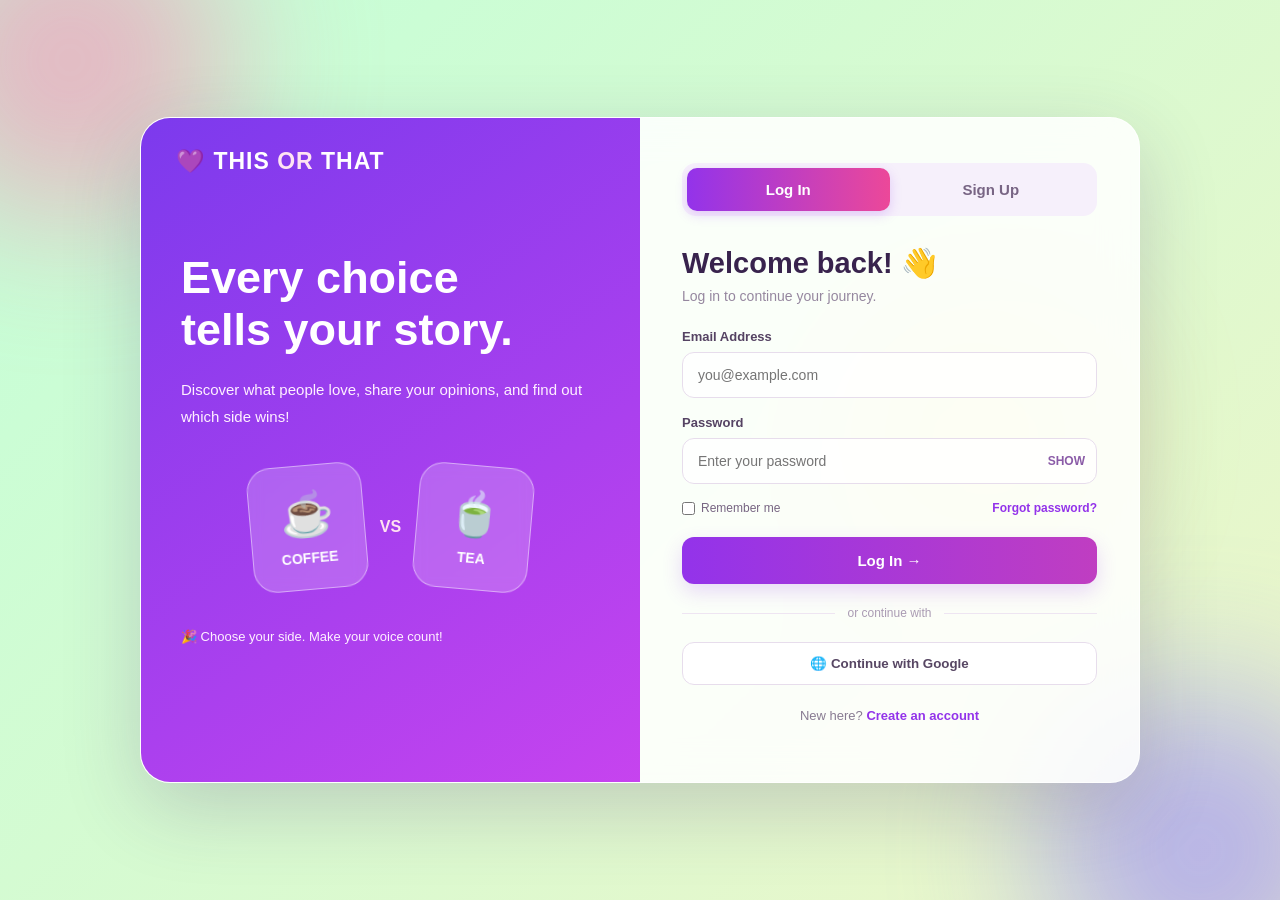
<file: login.html>
<!DOCTYPE html>
<html lang="en">
<head>
<meta charset="UTF-8">
<meta name="viewport" content="width=device-width, initial-scale=1.0">
<title>This or That | Login & Sign Up</title>

<style>
* {
    margin: 0;
    padding: 0;
    box-sizing: border-box;
}

:root {
    --primary: #9333ea;
    --secondary: #ec4899;
    --text: #38234d;
}

body {
    font-family: "Segoe UI", Arial, sans-serif;
    min-height: 100vh;
    display: flex;
    justify-content: center;
    align-items: center;
    padding: 25px;
    color: var(--text);
    overflow-x: hidden;
    position: relative;
    isolation: isolate;

    background: linear-gradient(
        -45deg,
        #fbc2eb,
        #a6c1ee,
        #fdf2c4,
        #c2ffd8
    );
    background-size: 400% 400%;
    animation: backgroundShift 14s ease infinite;
    transition: background 1s ease;
}

@keyframes backgroundShift {
    0%   { background-position: 0% 50%; }
    25%  { background-position: 100% 50%; }
    50%  { background-position: 100% 100%; }
    75%  { background-position: 0% 100%; }
    100% { background-position: 0% 50%; }
}

/* Floating colourful splashes */
.splash {
    position: fixed;
    width: 320px;
    height: 320px;
    border-radius: 50%;
    filter: blur(75px);
    opacity: 0.55;
    z-index: -1;
    pointer-events: none;
    animation: floatSplash 10s ease-in-out infinite alternate;
}

.splash-one {
    background: #ff7eb3;
    top: -100px;
    left: -90px;
}

.splash-two {
    background: #8b7bff;
    bottom: -110px;
    right: -80px;
    animation-delay: -4s;
}

.splash-three {
    width: 230px;
    height: 230px;
    background: #ffe66d;
    top: 35%;
    right: 15%;
    animation-delay: -6s;
}

@keyframes floatSplash {
    from {
        transform: translate(0, 0) scale(0.9);
    }
    to {
        transform: translate(90px, 80px) scale(1.25);
    }
}

/* Birthday-style card */
.container {
    width: 100%;
    max-width: 1000px;
    min-height: 590px;
    display: grid;
    grid-template-columns: 1fr 1fr;
    background: rgba(255, 255, 255, 0.87);
    backdrop-filter: blur(18px);
    border: 1px solid rgba(255, 255, 255, 0.8);
    border-radius: 30px;
    overflow: hidden;
    box-shadow: 0 25px 80px rgba(70, 35, 110, 0.2);
    animation: birthdayPop 0.9s cubic-bezier(.2, 1.4, .5, 1) both;
    position: relative;
}

@keyframes birthdayPop {
    0% {
        opacity: 0;
        transform: scale(0.65) rotate(-4deg);
    }
    70% {
        opacity: 1;
        transform: scale(1.03) rotate(1deg);
    }
    100% {
        transform: scale(1) rotate(0);
    }
}

/* Decorative party confetti */
.confetti {
    position: fixed;
    top: -20px;
    width: 9px;
    height: 15px;
    z-index: 5;
    pointer-events: none;
    opacity: 0.8;
    animation: confettiFall linear infinite;
}

@keyframes confettiFall {
    0% {
        transform: translateY(-20px) rotate(0deg);
    }
    100% {
        transform: translateY(110vh) rotate(720deg);
    }
}

/* Left welcome panel */
.welcome {
    padding: 50px 40px;
    color: white;
    display: flex;
    flex-direction: column;
    justify-content: center;
    background: linear-gradient(145deg, #7c3aed, #d946ef, #fb7185);
    background-size: 250% 250%;
    animation: panelShift 9s ease infinite alternate;
    position: relative;
    overflow: hidden;
}

@keyframes panelShift {
    from { background-position: 0% 0%; }
    to { background-position: 100% 100%; }
}

.brand {
    position: absolute;
    top: 30px;
    left: 35px;
    font-size: 23px;
    font-weight: 800;
    letter-spacing: 1px;
}

.brand span {
    color: #ffe4f2;
}

.welcome-content {
    position: relative;
    z-index: 1;
}

.welcome h1 {
    font-size: clamp(32px, 4vw, 45px);
    line-height: 1.15;
    margin-bottom: 20px;
}

.welcome p {
    font-size: 15px;
    line-height: 1.8;
    color: #fff0ff;
}

.choice-art {
    display: flex;
    align-items: center;
    justify-content: center;
    gap: 15px;
    margin: 35px 0;
}

.choice {
    width: 115px;
    height: 125px;
    background: rgba(255, 255, 255, 0.19);
    border: 1px solid rgba(255, 255, 255, 0.45);
    border-radius: 24px;
    display: flex;
    flex-direction: column;
    justify-content: center;
    align-items: center;
    gap: 10px;
    backdrop-filter: blur(8px);
    transform: rotate(-5deg);
    transition: transform 0.3s;
}

.choice:last-child {
    transform: rotate(5deg);
}

.choice:hover {
    transform: translateY(-8px) rotate(0);
}

.choice span {
    font-size: 43px;
}

.choice strong {
    font-size: 14px;
}

.vs {
    font-weight: 900;
    color: #ffe1f1;
    font-size: 16px;
}

.bottom-note {
    font-size: 13px !important;
    margin-top: 20px;
}

/* Right form */
.form-section {
    padding: 45px 42px;
    display: flex;
    flex-direction: column;
    justify-content: center;
}

.tabs {
    display: flex;
    padding: 5px;
    background: #f6f0fb;
    border-radius: 14px;
    margin-bottom: 30px;
}

.tabs button {
    width: 50%;
    padding: 13px;
    border: none;
    border-radius: 10px;
    background: transparent;
    color: #786584;
    font-size: 15px;
    font-weight: bold;
    cursor: pointer;
}

.tabs button.active {
    color: white;
    background: linear-gradient(90deg, var(--primary), var(--secondary));
    box-shadow: 0 4px 12px #9333ea35;
}

.form-section h2 {
    font-size: 29px;
    margin-bottom: 8px;
}

.subtitle {
    font-size: 14px;
    color: #95879f;
    margin-bottom: 25px;
}

.field {
    margin-bottom: 17px;
}

.field label {
    display: block;
    font-size: 13px;
    font-weight: 700;
    margin-bottom: 8px;
    color: #554363;
}

.field input {
    width: 100%;
    padding: 14px 15px;
    border: 1px solid #e7ddec;
    border-radius: 12px;
    outline: none;
    background: rgba(255, 255, 255, 0.8);
    font-size: 14px;
    transition: 0.3s;
}

.field input:focus {
    border-color: var(--primary);
    box-shadow: 0 0 0 3px #a855f71c;
}

.password-wrap {
    position: relative;
}

.password-wrap input {
    padding-right: 55px;
}

.toggle-password {
    position: absolute;
    right: 12px;
    top: 50%;
    transform: translateY(-50%);
    border: none;
    background: none;
    cursor: pointer;
    color: #8b5ca7;
    font-size: 12px;
    font-weight: bold;
}

.form-options {
    display: flex;
    justify-content: space-between;
    align-items: center;
    gap: 10px;
    font-size: 12px;
    margin: 3px 0 22px;
    color: #776582;
}

.remember {
    display: flex;
    align-items: center;
    gap: 6px;
}

.form-options a,
.switch-text a {
    color: var(--primary);
    text-decoration: none;
    font-weight: bold;
}

.submit-btn {
    width: 100%;
    padding: 15px;
    border: none;
    border-radius: 12px;
    color: white;
    background: linear-gradient(90deg, var(--primary), var(--secondary));
    background-size: 200% 100%;
    font-size: 15px;
    font-weight: bold;
    cursor: pointer;
    box-shadow: 0 8px 20px #9333ea30;
    transition: 0.3s;
}

.submit-btn:hover {
    transform: translateY(-2px);
    background-position: 100% 0;
}

.divider {
    display: flex;
    align-items: center;
    gap: 12px;
    margin: 22px 0;
    color: #aa9bb3;
    font-size: 12px;
}

.divider::before,
.divider::after {
    content: "";
    height: 1px;
    flex: 1;
    background: #eee5f2;
}

.google-btn {
    width: 100%;
    padding: 13px;
    border: 1px solid #e7ddec;
    background: white;
    border-radius: 12px;
    font-weight: bold;
    color: #574663;
    cursor: pointer;
}

.google-btn:hover {
    background: #faf6ff;
}

.switch-text {
    text-align: center;
    margin-top: 23px;
    font-size: 13px;
    color: #887b92;
}

.hidden {
    display: none !important;
}

.message {
    font-size: 13px;
    margin-top: 14px;
    text-align: center;
    color: var(--primary);
    line-height: 1.5;
}

/* Mobile view */
@media (max-width: 720px) {
    body {
        padding: 15px;
    }

    .container {
        grid-template-columns: 1fr;
        max-width: 430px;
    }

    .welcome {
        padding: 75px 25px 25px;
        text-align: center;
    }

    .brand {
        top: 23px;
        left: 25px;
    }

    .welcome h1 {
        font-size: 31px;
    }

    .choice-art {
        margin: 22px 0 10px;
    }

    .choice {
        width: 90px;
        height: 95px;
    }

    .choice span {
        font-size: 32px;
    }

    .bottom-note {
        display: none;
    }

    .form-section {
        padding: 30px 23px;
    }
}

@media (prefers-reduced-motion: reduce) {
    *, *::before, *::after {
        animation-duration: 0.01ms !important;
        animation-iteration-count: 1 !important;
        scroll-behavior: auto !important;
    }
}
</style>
</head>

<body>

<div class="splash splash-one"></div>
<div class="splash splash-two"></div>
<div class="splash splash-three"></div>

<div class="container">

    <section class="welcome">
        <div class="brand">💜 THIS <span>OR</span> THAT</div>

        <div class="welcome-content">
            <h1>Every choice<br>tells your story.</h1>

            <p>
                Discover what people love, share your opinions,
                and find out which side wins!
            </p>

            <div class="choice-art">
                <div class="choice">
                    <span>☕</span>
                    <strong>COFFEE</strong>
                </div>

                <div class="vs">VS</div>

                <div class="choice">
                    <span>🍵</span>
                    <strong>TEA</strong>
                </div>
            </div>

            <p class="bottom-note">
                🎉 Choose your side. Make your voice count!
            </p>
        </div>
    </section>

    <section class="form-section">

        <div class="tabs">
            <button type="button" id="loginTab"
                    class="active" onclick="showForm('login')">
                Log In
            </button>

            <button type="button" id="signupTab"
                    onclick="showForm('signup')">
                Sign Up
            </button>
        </div>

        <form id="loginForm">
            <h2>Welcome back! 👋</h2>
            <p class="subtitle">Log in to continue your journey.</p>

            <div class="field">
                <label for="loginEmail">Email Address</label>
                <input type="email" id="loginEmail"
                       placeholder="you@example.com" required>
            </div>

            <div class="field">
                <label for="loginPassword">Password</label>
                <div class="password-wrap">
                    <input type="password" id="loginPassword"
                           placeholder="Enter your password" required>
                    <button type="button" class="toggle-password"
                            onclick="togglePassword('loginPassword', this)">
                        SHOW
                    </button>
                </div>
            </div>

            <div class="form-options">
                <label class="remember">
                    <input type="checkbox" id="rememberMe">
                    Remember me
                </label>

                <a href="#" onclick="forgotPassword(event)">
                    Forgot password?
                </a>
            </div>

            <button class="submit-btn" type="submit">Log In →</button>

            <div class="divider">or continue with</div>

            <button type="button" class="google-btn"
                    onclick="googleMessage()">
                🌐 Continue with Google
            </button>

            <p class="switch-text">
                New here?
                <a href="#" onclick="showForm('signup'); return false;">
                    Create an account
                </a>
            </p>
        </form>

        <form id="signupForm" class="hidden">
            <h2>Create account ✨</h2>
            <p class="subtitle">Join the fun. Your choices matter!</p>

            <div class="field">
                <label for="signupName">Full Name</label>
                <input type="text" id="signupName"
                       placeholder="Enter your name" required>
            </div>

            <div class="field">
                <label for="signupEmail">Email Address</label>
                <input type="email" id="signupEmail"
                       placeholder="you@example.com" required>
            </div>

            <div class="field">
                <label for="signupPassword">Create Password</label>
                <div class="password-wrap">
                    <input type="password" id="signupPassword"
                           placeholder="At least 8 characters"
                           minlength="8" required>
                    <button type="button" class="toggle-password"
                            onclick="togglePassword('signupPassword', this)">
                        SHOW
                    </button>
                </div>
            </div>

            <div class="field">
                <label for="confirmPassword">Confirm Password</label>
                <input type="password" id="confirmPassword"
                       placeholder="Enter password again"
                       minlength="8" required>
            </div>

            <button class="submit-btn" type="submit">
                Create Account →
            </button>

            <p class="switch-text">
                Already have an account?
                <a href="#" onclick="showForm('login'); return false;">
                    Log in
                </a>
            </p>
        </form>

        <p id="message" class="message" aria-live="polite"></p>

    </section>
</div>

<script>
// Switch between login and sign-up
function showForm(type) {
    document.getElementById("loginForm").classList.toggle(
        "hidden", type !== "login"
    );

    document.getElementById("signupForm").classList.toggle(
        "hidden", type !== "signup"
    );

    document.getElementById("loginTab").classList.toggle(
        "active", type === "login"
    );

    document.getElementById("signupTab").classList.toggle(
        "active", type === "signup"
    );

    document.getElementById("message").textContent = "";
}

// Show or hide passwords
function togglePassword(id, button) {
    const field = document.getElementById(id);
    const visible = field.type === "password";

    field.type = visible ? "text" : "password";
    button.textContent = visible ? "HIDE" : "SHOW";
}

// Sign-up validation
document.getElementById("signupForm").addEventListener(
    "submit", function(event) {
        event.preventDefault();

        const password =
            document.getElementById("signupPassword").value;

        const confirm =
            document.getElementById("confirmPassword").value;

        if (password !== confirm) {
            document.getElementById("message").textContent =
                "❌ Passwords do not match.";
            return;
        }

        document.getElementById("message").textContent =
            "🎉 Details validated! Connect an authentication backend to create your account.";
    }
);

// Login demonstration
document.getElementById("loginForm").addEventListener(
    "submit", function(event) {
        event.preventDefault();

        document.getElementById("message").textContent =
            "Connect your authentication backend to log in securely.";
    }
);

function forgotPassword(event) {
    event.preventDefault();

    document.getElementById("message").textContent =
        "Password recovery requires a configured authentication service.";
}

function googleMessage() {
    document.getElementById("message").textContent =
        "Google sign-in requires Google OAuth configuration.";
}

// Birthday-style falling confetti
const confettiColors = [
    "#ff4fa3", "#9b5de5", "#00bbf9",
    "#fee440", "#00f5d4", "#ff8c42"
];

for (let i = 0; i < 28; i++) {
    const piece = document.createElement("span");
    piece.className = "confetti";

    piece.style.left = Math.random() * 100 + "vw";
    piece.style.backgroundColor =
        confettiColors[Math.floor(Math.random() * confettiColors.length)];

    piece.style.animationDuration = (5 + Math.random() * 7) + "s";
    piece.style.animationDelay = (-Math.random() * 10) + "s";

    document.body.appendChild(piece);
}
</script>

</body>
</html>
</file>
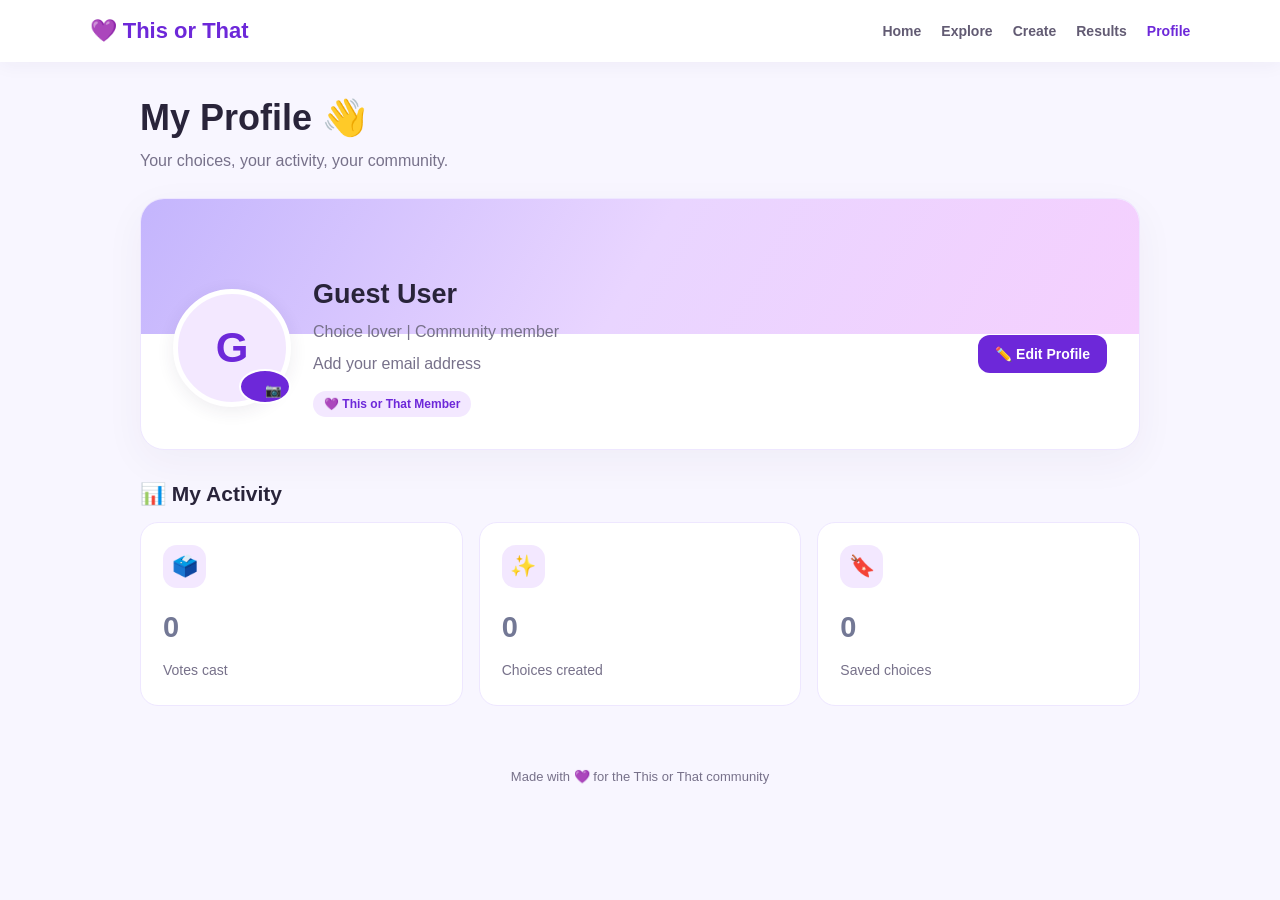
<file: profile.html>
<!DOCTYPE html>
<html lang="en">
<head>
    <meta charset="UTF-8">
    <meta name="viewport" content="width=device-width, initial-scale=1.0">
    <title>My Profile | This or That</title>
    <link rel="stylesheet" href="style.css">

    <style>
        :root {
            --purple: #8b5cf6;
            --dark-purple: #6d28d9;
            --light-purple: #f3e8ff;
            --text: #29243a;
            --muted: #77718a;
        }

        * {
            box-sizing: border-box;
        }

        body {
            margin: 0;
            font-family: Arial, sans-serif;
            color: var(--text);
            background: #f8f6ff;
        }

        header {
            display: flex;
            align-items: center;
            justify-content: space-between;
            flex-wrap: wrap;
            gap: 16px;
            padding: 18px 7%;
            background: white;
            box-shadow: 0 3px 18px #34205b0c;
        }

        .logo {
            color: var(--dark-purple);
            font-size: 22px;
            font-weight: bold;
        }

        nav {
            display: flex;
            flex-wrap: wrap;
            gap: 20px;
        }

        nav a {
            color: #625b73;
            text-decoration: none;
            font-weight: 600;
        }

        nav a:hover,
        nav a.active {
            color: var(--dark-purple);
        }

        .container {
            width: min(1000px, 92%);
            margin: 35px auto;
        }

        .welcome {
            margin-bottom: 24px;
        }

        .welcome h1 {
            margin-bottom: 8px;
            font-size: clamp(27px, 4vw, 36px);
        }

        .welcome p {
            color: var(--muted);
        }

        .profile-card {
            position: relative;
            overflow: hidden;
            padding: 32px;
            background: white;
            border: 1px solid #eee7ff;
            border-radius: 24px;
            box-shadow: 0 12px 40px #39205e0c;
        }

        .profile-banner {
            position: absolute;
            inset: 0 0 auto;
            height: 135px;
            background: linear-gradient(
                120deg, #c4b5fd, #e9d5ff, #f5d0fe
            );
        }

        .profile-content {
            position: relative;
            display: flex;
            align-items: center;
            flex-wrap: wrap;
            gap: 22px;
            padding-top: 48px;
        }

        .avatar-wrap {
            position: relative;
            flex-shrink: 0;
        }

        .avatar {
            display: grid;
            width: 118px;
            height: 118px;
            place-items: center;
            overflow: hidden;
            border: 5px solid white;
            border-radius: 50%;
            background: var(--light-purple);
            color: var(--dark-purple);
            font-size: 42px;
            font-weight: bold;
            box-shadow: 0 4px 18px #30204b15;
        }

        .avatar img {
            width: 100%;
            height: 100%;
            object-fit: cover;
        }

        .photo-button {
            position: absolute;
            right: 0;
            bottom: 3px;
            width: 35px;
            height: 35px;
            border: 2px solid white;
            border-radius: 50%;
            background: var(--dark-purple);
            color: white;
            cursor: pointer;
        }

        .profile-info {
            flex: 1;
            min-width: 180px;
        }

        .profile-info h2 {
            margin: 0 0 8px;
            font-size: 27px;
            overflow-wrap: anywhere;
        }

        .profile-info p {
            margin: 5px 0;
            color: var(--muted);
            overflow-wrap: anywhere;
        }

        .member-badge {
            display: inline-block;
            margin-top: 8px;
            padding: 6px 11px;
            border-radius: 20px;
            background: var(--light-purple);
            color: var(--dark-purple);
            font-size: 12px;
            font-weight: bold;
        }

        button {
            font-family: inherit;
        }

        .btn {
            padding: 11px 17px;
            border: none;
            border-radius: 12px;
            font-size: 14px;
            font-weight: bold;
            cursor: pointer;
            transition: transform 0.2s, background 0.2s;
        }

        .btn:hover {
            transform: translateY(-2px);
        }

        .btn-primary {
            background: var(--dark-purple);
            color: white;
        }

        .btn-primary:hover {
            background: #5b21b6;
        }

        .btn-light {
            background: var(--light-purple);
            color: var(--dark-purple);
        }

        .section-title {
            margin: 32px 0 16px;
            font-size: 21px;
        }

        .stats {
            display: grid;
            grid-template-columns: repeat(3, minmax(0, 1fr));
            gap: 16px;
        }

        .stat-card {
            padding: 22px;
            border: 1px solid #eee7ff;
            border-radius: 18px;
            background: white;
            transition: transform 0.2s, box-shadow 0.2s;
        }

        .stat-card:hover {
            transform: translateY(-4px);
            box-shadow: 0 10px 25px #39205e10;
        }

        .stat-icon {
            display: grid;
            width: 43px;
            height: 43px;
            place-items: center;
            margin-bottom: 15px;
            border-radius: 14px;
            background: var(--light-purple);
            font-size: 21px;
        }

        .stat-number {
            margin: 0;
            font-size: 29px;
            font-weight: bold;
        }

        .stat-label {
            margin: 7px 0 0;
            color: var(--muted);
            font-size: 14px;
        }

        .footer {
            padding: 28px 12px;
            color: var(--muted);
            text-align: center;
            font-size: 13px;
        }

        dialog {
            width: min(440px, 92%);
            max-height: 90vh;
            overflow-y: auto;
            padding: 26px;
            border: none;
            border-radius: 20px;
            color: var(--text);
            box-shadow: 0 20px 70px #20123a35;
        }

        dialog::backdrop {
            background: #1d123b88;
            backdrop-filter: blur(4px);
        }

        dialog h2 {
            margin-top: 0;
        }

        .muted {
            color: var(--muted);
            font-size: 14px;
            line-height: 1.6;
        }

        .form-group {
            margin: 16px 0;
        }

        .form-group label {
            display: block;
            margin-bottom: 7px;
            font-weight: bold;
            font-size: 14px;
        }

        .form-group input,
        .form-group textarea {
            width: 100%;
            padding: 12px;
            border: 1px solid #ded6ed;
            border-radius: 10px;
            background: white;
            color: var(--text);
            font: inherit;
        }

        .form-group input:focus,
        .form-group textarea:focus {
            outline: 2px solid #c4b5fd;
            border-color: var(--purple);
        }

        .form-group textarea {
            min-height: 85px;
            resize: vertical;
        }

        .dialog-actions {
            display: flex;
            justify-content: flex-end;
            flex-wrap: wrap;
            gap: 10px;
            margin-top: 20px;
        }

        @media (max-width: 650px) {
            header {
                padding: 16px 5%;
            }

            nav {
                gap: 13px;
                font-size: 14px;
            }

            .container {
                margin-top: 25px;
            }

            .profile-card {
                padding: 20px;
            }

            .profile-content {
                gap: 14px;
            }

            .avatar {
                width: 92px;
                height: 92px;
            }

            .profile-info h2 {
                font-size: 22px;
            }

            .stats {
                grid-template-columns: 1fr;
            }

            .stat-card {
                display: flex;
                align-items: center;
                gap: 15px;
                padding: 16px;
            }

            .stat-icon {
                flex-shrink: 0;
                margin: 0;
            }

            .profile-content > .btn {
                width: 100%;
            }
        }
    </style>
</head>

<body>

<header>
    <div class="logo">💜 This or That</div>

    <nav>
        <a href="index.html">Home</a>
        <a href="explore.html">Explore</a>
        <a href="create.html">Create</a>
        <a href="results.html">Results</a>
        <a href="profile.html" class="active">Profile</a>
    </nav>
</header>

<main class="container">

    <div class="welcome">
        <h1>My Profile 👋</h1>
        <p>Your choices, your activity, your community.</p>
    </div>

    <section class="profile-card">
        <div class="profile-banner"></div>

        <div class="profile-content">

            <div class="avatar-wrap">
                <div class="avatar" id="avatar">
                    <span>G</span>
                </div>

                <button
                    type="button"
                    class="photo-button"
                    id="changePhotoBtn"
                    aria-label="Change profile picture"
                    title="Change profile picture"
                >📷</button>

                <input
                    type="file"
                    id="photoInput"
                    accept="image/*"
                    hidden
                >
            </div>

            <div class="profile-info">
                <h2 id="profileName">Guest User</h2>
                <p id="profileBio">Choice lover | Community member</p>
                <p id="profileEmail">Add your email address</p>

                <span class="member-badge">
                    💜 This or That Member
                </span>
            </div>

            <button
                type="button"
                class="btn btn-primary"
                id="editProfileBtn"
            >
                ✏️ Edit Profile
            </button>

        </div>
    </section>

    <h2 class="section-title">📊 My Activity</h2>

    <section class="stats">

        <article class="stat-card">
            <div class="stat-icon">🗳️</div>
            <div>
                <p class="stat-number" id="activityVotes">0</p>
                <p class="stat-label">Votes cast</p>
            </div>
        </article>

        <article class="stat-card">
            <div class="stat-icon">✨</div>
            <div>
                <p class="stat-number" id="activityCreated">0</p>
                <p class="stat-label">Choices created</p>
            </div>
        </article>

        <article class="stat-card">
            <div class="stat-icon">🔖</div>
            <div>
                <p class="stat-number" id="activitySaved">0</p>
                <p class="stat-label">Saved choices</p>
            </div>
        </article>

    </section>

</main>

<footer class="footer">
    Made with 💜 for the This or That community
</footer>

<!-- Edit Profile Dialog -->
<dialog id="editDialog">
    <form id="profileForm">
        <h2>✏️ Edit Profile</h2>
        <p class="muted">Update your personal information below.</p>

        <div class="form-group">
            <label for="nameInput">Display name</label>
            <input
                id="nameInput"
                type="text"
                maxlength="40"
                placeholder="Enter your name"
                required
            >
        </div>

        <div class="form-group">
            <label for="emailInput">Email address</label>
            <input
                id="emailInput"
                type="email"
                maxlength="100"
                placeholder="you@example.com"
            >
        </div>

        <div class="form-group">
            <label for="bioInput">About me</label>
            <textarea
                id="bioInput"
                maxlength="160"
                placeholder="Tell the community about yourself..."
            ></textarea>
        </div>

        <div class="dialog-actions">
            <button
                class="btn btn-light"
                type="button"
                id="cancelEditBtn"
            >
                Cancel
            </button>

            <button class="btn btn-primary" type="submit">
                Save Changes
            </button>
        </div>
    </form>
</dialog>

<script>
    const defaultProfile = {
        name: "Guest User",
        email: "",
        bio: "Choice lover | Community member",
        photo: ""
    };

    const storageKey = "thisOrThatProfile";

    const $ = id => document.getElementById(id);

    function loadProfile() {
        try {
            const saved = JSON.parse(
                localStorage.getItem(storageKey) || "{}"
            );

            return {
                ...defaultProfile,
                ...saved
            };
        } catch {
            return { ...defaultProfile };
        }
    }

    let profile = loadProfile();

    function renderProfile() {
        $("profileName").textContent =
            profile.name || "Guest User";

        $("profileBio").textContent =
            profile.bio || "Choice lover | Community member";

        $("profileEmail").textContent =
            profile.email || "Add your email address";

        const avatar = $("avatar");
        avatar.replaceChildren();

        if (profile.photo) {
            const img = document.createElement("img");
            img.src = profile.photo;
            img.alt = "Profile picture";
            avatar.appendChild(img);
        } else {
            const initial = document.createElement("span");
            initial.textContent =
                (profile.name || "G").trim().charAt(0).toUpperCase() || "G";

            avatar.appendChild(initial);
        }
    }

    function saveProfile() {
        try {
            localStorage.setItem(
                storageKey,
                JSON.stringify(profile)
            );
            return true;
        } catch {
            alert(
                "Unable to save your profile. Try a smaller image."
            );
            return false;
        }
    }

    // Open the Edit Profile form.
    $("editProfileBtn").addEventListener("click", () => {
        $("nameInput").value = profile.name;
        $("emailInput").value = profile.email;
        $("bioInput").value = profile.bio;

        $("editDialog").showModal();
    });

    // Close the form without saving.
    $("cancelEditBtn").addEventListener("click", () => {
        $("editDialog").close();
    });

    // Save updated profile information.
    $("profileForm").addEventListener("submit", event => {
        event.preventDefault();

        const oldProfile = { ...profile };

        profile.name =
            $("nameInput").value.trim() || "Guest User";

        profile.email =
            $("emailInput").value.trim();

        profile.bio =
            $("bioInput").value.trim() ||
            "Choice lover | Community member";

        if (saveProfile()) {
            renderProfile();
            $("editDialog").close();
        } else {
            profile = oldProfile;
        }
    });

    // Open the device image picker.
    $("changePhotoBtn").addEventListener("click", () => {
        $("photoInput").click();
    });

    // Upload and save the profile picture.
    $("photoInput").addEventListener("change", event => {
        const file = event.target.files[0];

        if (!file) return;

        if (!file.type.startsWith("image/")) {
            alert("Please select a valid image.");
            event.target.value = "";
            return;
        }

        if (file.size > 3 * 1024 * 1024) {
            alert("Choose an image smaller than 3 MB.");
            event.target.value = "";
            return;
        }

        const reader = new FileReader();

        reader.onload = () => {
            const oldPhoto = profile.photo;
            profile.photo = reader.result;

            if (saveProfile()) {
                renderProfile();
            } else {
                profile.photo = oldPhoto;
            }

            event.target.value = "";
        };

        reader.onerror = () => {
            alert("Could not read that image. Please try again.");
            event.target.value = "";
        };

        reader.readAsDataURL(file);
    });

    // Read activity totals from localStorage.
    // Change these key names if your other pages use different keys.
    function showActivity(elementId, keys) {
        for (const key of keys) {
            const value = localStorage.getItem(key);

            if (
                value !== null &&
                value.trim() !== "" &&
                Number.isFinite(Number(value))
            ) {
                $(elementId).textContent =
                    Math.max(0, Number(value));

                return;
            }
        }

        $(elementId).textContent = "0";
    }

    renderProfile();

    showActivity("activityVotes", [
        "thisOrThatVotes",
        "votesCast",
        "activityVotes"
    ]);

    showActivity("activityCreated", [
        "thisOrThatCreated",
        "choicesCreated",
        "activityCreated"
    ]);

    showActivity("activitySaved", [
        "thisOrThatSaved",
        "savedChoices",
        "activitySaved"
    ]);
</script>

</body>
</html>
</file>
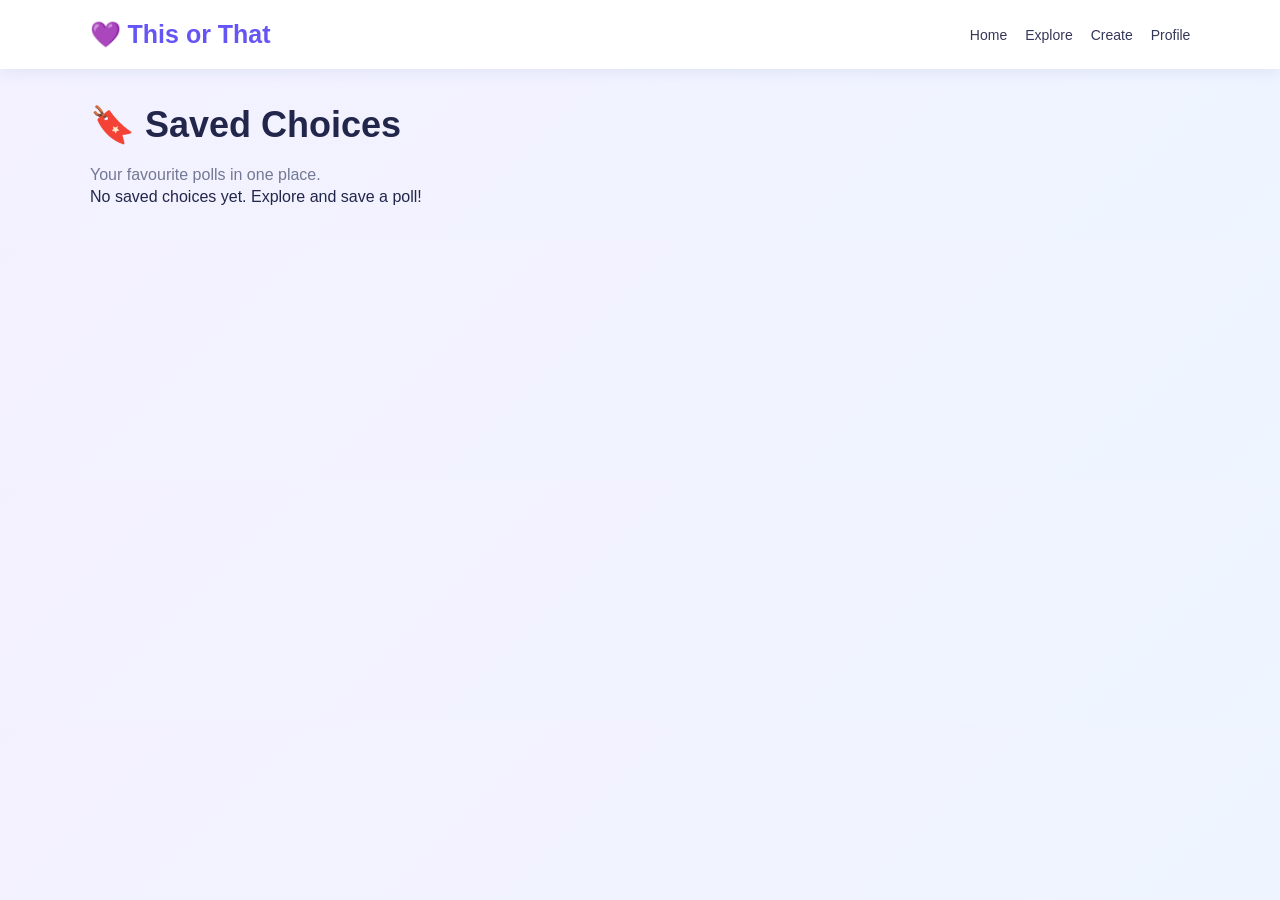
<file: saved.html>
<!DOCTYPE html>
<html lang="en">
<head>
    <meta charset="UTF-8">
    <meta name="viewport" content="width=device-width, initial-scale=1.0">
    <title>Saved Choices</title>
    <link rel="stylesheet" href="style.css">
</head>
<body>

<header>
    <div class="logo">💜 This or That</div>
    <nav>
        <a href="index.html">Home</a>
        <a href="explore.html">Explore</a>
        <a href="create.html">Create</a>
        <a href="profile.html">Profile</a>
    </nav>
</header>

<main class="container">
    <h1>🔖 Saved Choices</h1>
    <p>Your favourite polls in one place.</p>

    <div id="savedChoices" class="grid"></div>
</main>

<script src="script.js"></script>
</body>
</html>
</file>
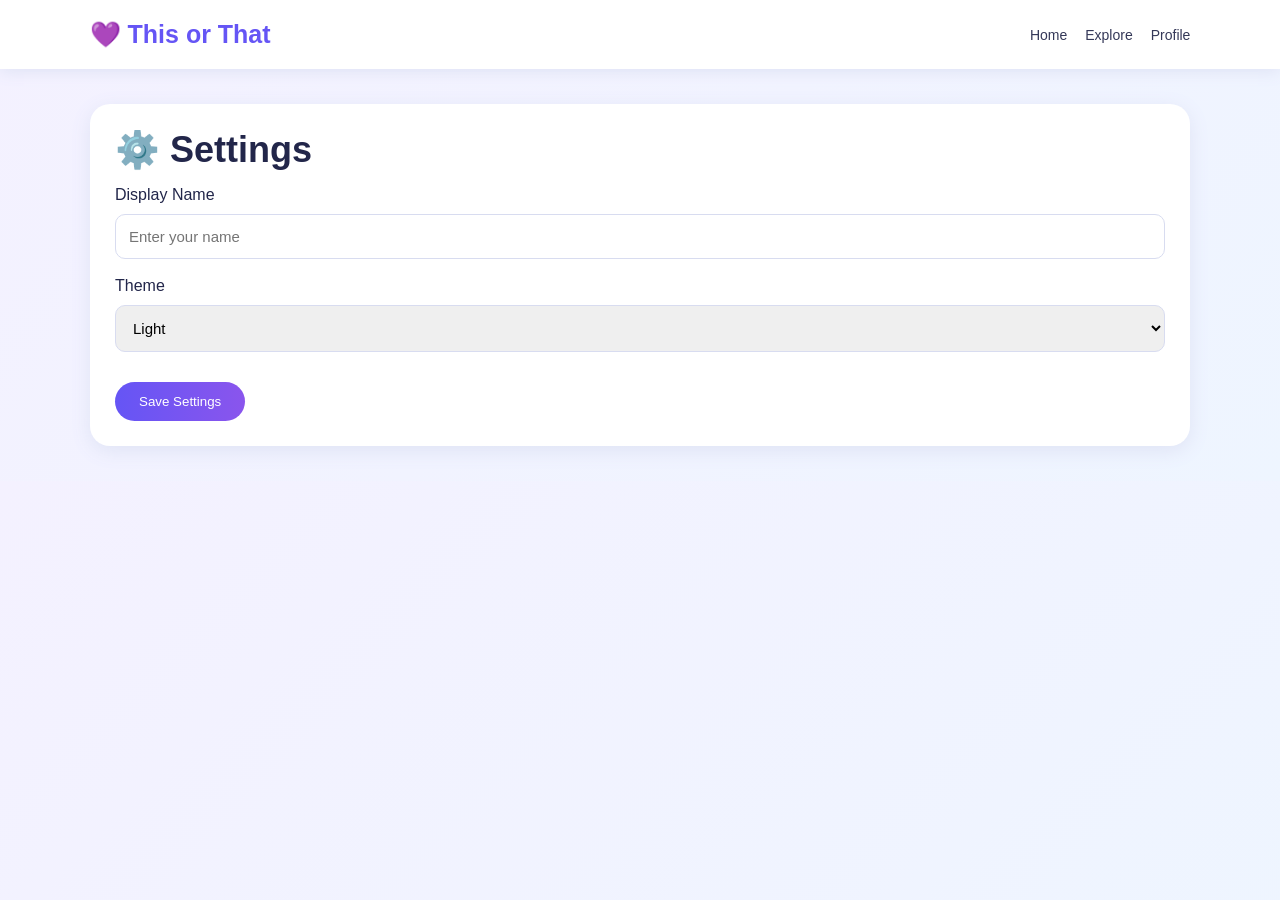
<file: settings.html>
<!DOCTYPE html>
<html lang="en">
<head>
    <meta charset="UTF-8">
    <meta name="viewport" content="width=device-width, initial-scale=1.0">
    <title>Settings</title>
    <link rel="stylesheet" href="style.css">
</head>
<body>

<header>
    <div class="logo">💜 This or That</div>
    <nav>
        <a href="index.html">Home</a>
        <a href="explore.html">Explore</a>
        <a href="profile.html">Profile</a>
    </nav>
</header>

<main class="container">
    <div class="card">
        <h1>⚙️ Settings</h1>

        <label>Display Name</label>
        <input type="text" id="settingName"
               placeholder="Enter your name">

        <label>Theme</label>
        <select id="theme">
            <option value="light">Light</option>
            <option value="dark">Dark</option>
        </select>

        <button onclick="saveSettings()">Save Settings</button>
        <p id="settingsMessage"></p>
    </div>
</main>

<script src="script.js"></script>
</body>
</html>
</file>
<file: style.css>
* {
    margin: 0;
    padding: 0;
    box-sizing: border-box;
}

body {
    font-family: Arial, sans-serif;
    background: linear-gradient(135deg, #f4f1ff, #eef5ff);
    color: #22264a;
}

header {
    background: white;
    padding: 20px 7%;
    display: flex;
    justify-content: space-between;
    align-items: center;
    box-shadow: 0 3px 15px #dfe3f5;
    flex-wrap: wrap;
    gap: 15px;
}

.logo {
    color: #6555f5;
    font-size: 25px;
    font-weight: bold;
}

nav {
    display: flex;
    flex-wrap: wrap;
    gap: 18px;
}

nav a {
    text-decoration: none;
    color: #343858;
    font-size: 14px;
}

nav a:hover {
    color: #6555f5;
}

.container {
    width: 90%;
    max-width: 1100px;
    margin: 35px auto;
}

h1 {
    font-size: 36px;
    margin-bottom: 15px;
}

h2 {
    margin-bottom: 20px;
}

p {
    color: #737895;
    line-height: 1.7;
}

button, .btn {
    background: linear-gradient(90deg, #6555f5, #8a55ed);
    color: white;
    border: none;
    border-radius: 25px;
    padding: 12px 24px;
    cursor: pointer;
    text-decoration: none;
    display: inline-block;
    margin-top: 12px;
}

button:hover, .btn:hover {
    opacity: 0.85;
}

.card {
    background: white;
    border-radius: 20px;
    padding: 25px;
    box-shadow: 0 5px 20px #dfe3f5;
    margin-bottom: 22px;
}

.grid {
    display: grid;
    grid-template-columns: repeat(auto-fit, minmax(220px, 1fr));
    gap: 20px;
}

input, select, textarea {
    width: 100%;
    padding: 13px;
    margin: 10px 0 18px;
    border: 1px solid #d8dcf0;
    border-radius: 10px;
    font-size: 15px;
}

.choice {
    background: #f4f2ff;
    padding: 22px;
    border-radius: 15px;
    text-align: center;
    cursor: pointer;
    font-size: 20px;
    border: 2px solid transparent;
}

.choice:hover {
    border-color: #6555f5;
}

.bar {
    background: #e9e9f8;
    height: 14px;
    border-radius: 20px;
    margin: 10px 0 20px;
    overflow: hidden;
}

.fill {
    background: linear-gradient(90deg, #6555f5, #c15bea);
    height: 100%;
}

footer {
    text-align: center;
    padding: 25px;
    color: #737895;
}

/* ========================================
   COMMUNITY POLLS - EXPLORE PAGE
======================================== */

.community-section {
    margin-top: 45px;
    padding-top: 25px;
    border-top: 2px solid #eeeaff;
}

.community-heading {
    margin-bottom: 22px;
}

.community-heading h2 {
    color: #6555f5;
    margin-bottom: 8px;
    font-size: 26px;
}

.community-heading p {
    color: #737895;
    font-size: 14px;
}

.community-grid {
    display: grid;
    grid-template-columns: repeat(2, minmax(0, 1fr));
    gap: 22px;
}

.community-card {
    background: white;
    padding: 18px;
    border-radius: 18px;
    box-shadow: 0 5px 20px #dfe3f5;
    min-width: 0;
    transition: 0.25s;
}

.community-card:hover {
    transform: translateY(-4px);
    box-shadow: 0 10px 25px #d5d9f2;
}

.community-card h3 {
    color: #27345d;
    font-size: 19px;
    overflow-wrap: anywhere;
    margin-bottom: 10px;
}

.community-category {
    display: inline-block;
    background: #f0efff;
    color: #6555f5;
    padding: 6px 11px;
    border-radius: 20px;
    font-size: 11px;
    font-weight: bold;
    text-transform: uppercase;
    margin-bottom: 12px;
}

.community-description {
    color: #737895;
    font-size: 13px;
    margin: 10px 0 15px;
    overflow-wrap: anywhere;
}

.community-options {
    display: grid;
    grid-template-columns: repeat(2, minmax(0, 1fr));
    gap: 12px;
    margin-top: 12px;
}

.community-option {
    background: #fafaff;
    border-radius: 12px;
    overflow: hidden;
    min-width: 0;
    text-align: center;
    padding-bottom: 12px;
}

.community-option img {
    width: 100%;
    height: 165px;
    object-fit: cover;
    display: block;
    background: #f0efff;
}

.community-option h4 {
    font-size: 14px;
    color: #27345d;
    padding: 12px 5px;
    overflow-wrap: anywhere;
    min-height: 45px;
}

.community-votes {
    margin-top: 15px;
    font-size: 13px;
    color: #6555f5;
    font-weight: bold;
}

/* Vote Now and View Results buttons */

.community-actions {
    display: grid;
    grid-template-columns: 1fr 1fr;
    gap: 10px;
    margin-top: 15px;
}

.community-actions a {
    display: block;
    text-align: center;
    padding: 12px 8px;
    border-radius: 10px;
    color: white;
    text-decoration: none;
    font-size: 13px;
    font-weight: bold;
    background: linear-gradient(90deg, #6555f5, #8a55ed);
    transition: 0.2s;
}

.community-actions a:hover {
    opacity: 0.85;
    transform: translateY(-2px);
}

.community-actions .community-results-link {
    background: linear-gradient(90deg, #394867, #6476a0);
}

/* No community polls message */

.community-empty {
    display: none;
    background: white;
    text-align: center;
    padding: 30px 20px;
    border-radius: 15px;
    color: #737895;
    box-shadow: 0 5px 20px #dfe3f5;
}

.community-empty a {
    color: #6555f5;
    font-weight: bold;
    text-decoration: none;
}

.community-empty a:hover {
    text-decoration: underline;
}

/* RESPONSIVE DESIGN */

@media (max-width: 850px) {
    .community-grid {
        grid-template-columns: 1fr;
    }
}

@media (max-width: 600px) {
    header {
        padding: 18px;
    }

    .container {
        width: 92%;
    }

    h1 {
        font-size: 29px;
    }

    nav {
        gap: 12px;
    }

    .community-heading h2 {
        font-size: 23px;
    }

    .community-option img {
        height: 125px;
    }

    .community-option h4 {
        font-size: 12px;
    }
}

@media (max-width: 400px) {
    .community-actions {
        grid-template-columns: 1fr;
    }
}
</file>
